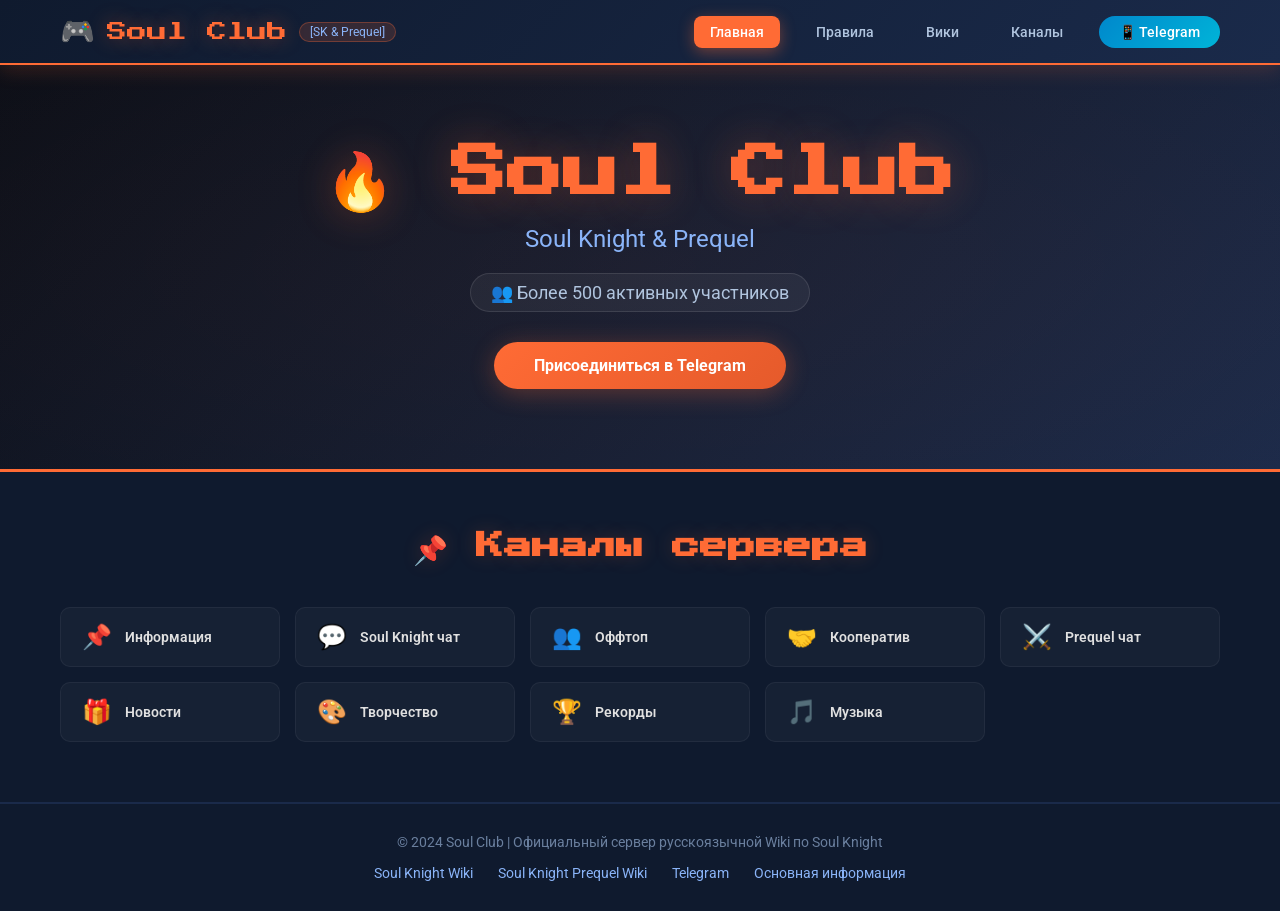
<file: index.html>
<!DOCTYPE html>
<html lang="ru">
<head>
    <meta charset="UTF-8">
    <meta name="viewport" content="width=device-width, initial-scale=1.0">
    <title>Soul Club - Главная</title>
    <link rel="preconnect" href="https://fonts.googleapis.com">
    <link rel="preconnect" href="https://fonts.gstatic.com" crossorigin>
    <link href="https://fonts.googleapis.com/css2?family=Press+Start+2P&family=Roboto:wght@300;400;700&display=swap" rel="stylesheet">
    <link rel="stylesheet" href="style.css">
</head>
<body>
    <nav class="navbar">
        <div class="nav-container">
            <div class="nav-logo">
                <span class="logo-icon">🎮</span>
                <span class="logo-text">Soul Club</span>
                <span class="logo-sub">[SK & Prequel]</span>
            </div>
            <ul class="nav-menu">
                <li><a href="index.html" class="nav-link active">Главная</a></li>
                <li><a href="rules.html" class="nav-link">Правила</a></li>
                <li><a href="wiki.html" class="nav-link">Вики</a></li>
                <li><a href="channels.html" class="nav-link">Каналы</a></li>
                <li><a href="https://t.me/soul_knight_club" target="_blank" class="nav-link telegram-link">📱 Telegram</a></li>
            </ul>
        </div>
    </nav>
    <main>
        <div class="hero">
            <div class="hero-content">
                <h1 class="hero-title">🔥 Soul Club</h1>
                <p class="hero-subtitle">Soul Knight & Prequel</p>
                <div class="hero-stats">
                    <span>👥 Более 500 активных участников</span>
                </div>
                <a href="https://t.me/soul_knight_club" target="_blank" class="btn-primary">Присоединиться в Telegram</a>
            </div>
        </div>
        <section class="channels-preview">
            <div class="container">
                <h2 class="section-title">📌 Каналы сервера</h2>
                <div class="channels-grid">
                    <a href="https://t.me/soul_knight_club/34295" target="_blank" class="channel-item">
                        <span class="channel-icon">📌</span>
                        <span class="channel-name">Информация</span>
                    </a>
                    <a href="https://t.me/soul_knight_club/1" target="_blank" class="channel-item">
                        <span class="channel-icon">💬</span>
                        <span class="channel-name">Soul Knight чат</span>
                    </a>
                    <a href="https://t.me/soul_knight_club/34290" target="_blank" class="channel-item">
                        <span class="channel-icon">👥</span>
                        <span class="channel-name">Оффтоп</span>
                    </a>
                    <a href="https://t.me/soul_knight_club/34321" target="_blank" class="channel-item">
                        <span class="channel-icon">🤝</span>
                        <span class="channel-name">Кооператив</span>
                    </a>
                    <a href="https://t.me/soul_knight_club/70104" target="_blank" class="channel-item">
                        <span class="channel-icon">⚔️</span>
                        <span class="channel-name">Prequel чат</span>
                    </a>
                    <a href="https://t.me/soul_knight_club/43738" target="_blank" class="channel-item">
                        <span class="channel-icon">🎁</span>
                        <span class="channel-name">Новости</span>
                    </a>
                    <a href="https://t.me/soul_knight_club/34453" target="_blank" class="channel-item">
                        <span class="channel-icon">🎨</span>
                        <span class="channel-name">Творчество</span>
                    </a>
                    <a href="https://t.me/soul_knight_club/34344" target="_blank" class="channel-item">
                        <span class="channel-icon">🏆</span>
                        <span class="channel-name">Рекорды</span>
                    </a>
                    <a href="https://t.me/soul_knight_club/34315" target="_blank" class="channel-item">
                        <span class="channel-icon">🎵</span>
                        <span class="channel-name">Музыка</span>
                    </a>
                </div>
            </div>
        </section>
    </main>
    <footer class="footer">
        <div class="footer-content">
            <p>© 2024 Soul Club | Официальный сервер русскоязычной Wiki по Soul Knight</p>
            <div class="footer-links">
                <a href="https://soul-knight.fandom.com/ru" target="_blank">Soul Knight Wiki</a>
                <a href="https://soul-knight-prequel.fandom.com/ru" target="_blank">Soul Knight Prequel Wiki</a>
                <a href="https://t.me/soul_knight_club" target="_blank">Telegram</a>
                <a href="https://t.me/soul_knight_club/34295" target="_blank">Основная информация</a>
            </div>
        </div>
    </footer>
</body>
</html>
</file>
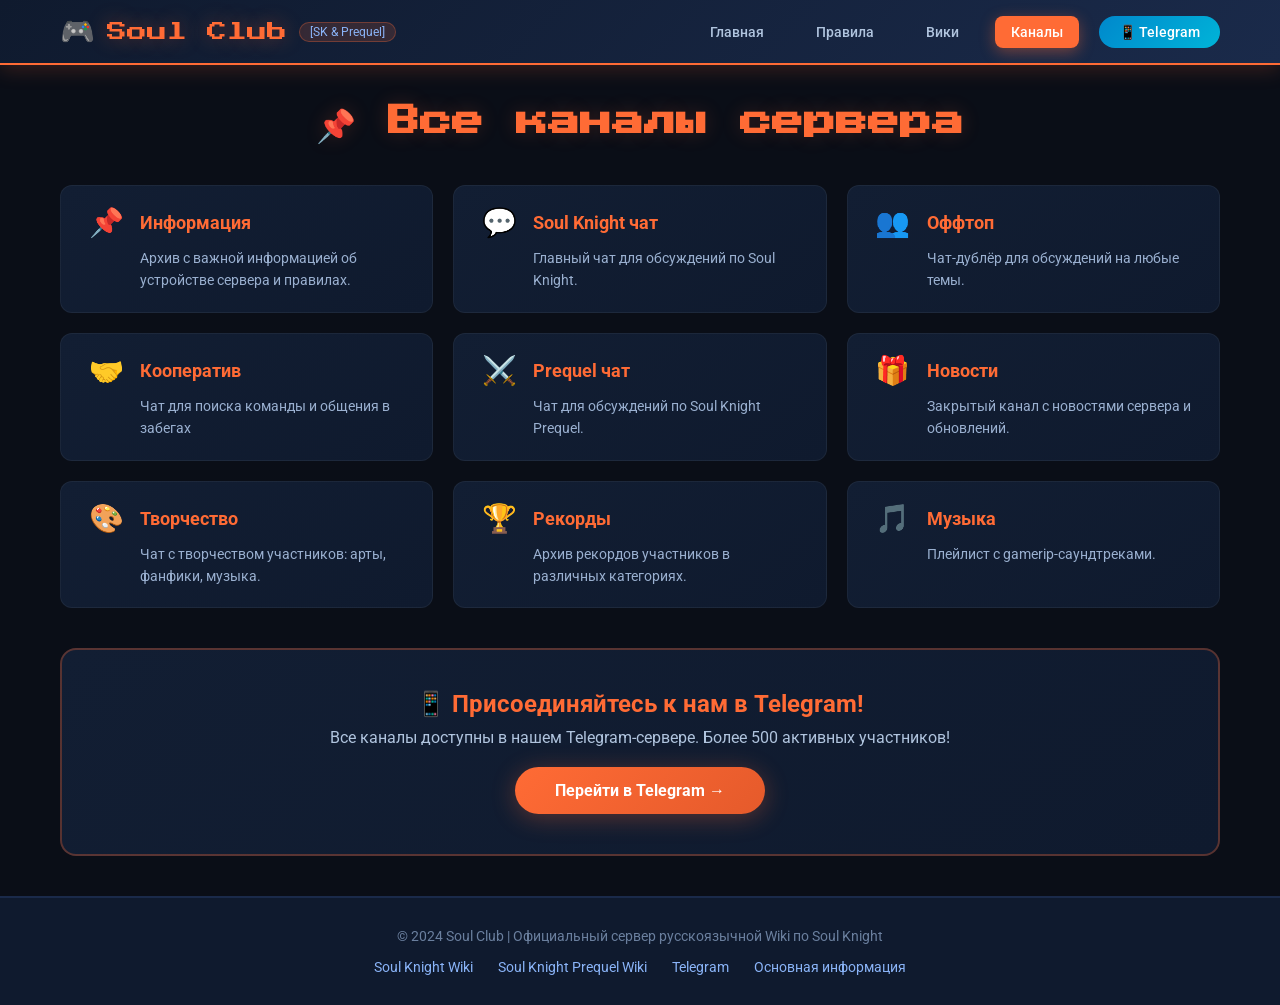
<file: channels.html>
<!DOCTYPE html>
<html lang="ru">
<head>
    <meta charset="UTF-8">
    <meta name="viewport" content="width=device-width, initial-scale=1.0">
    <title>Soul Club - Каналы</title>
    <link rel="preconnect" href="https://fonts.googleapis.com">
    <link rel="preconnect" href="https://fonts.gstatic.com" crossorigin>
    <link href="https://fonts.googleapis.com/css2?family=Press+Start+2P&family=Roboto:wght@300;400;700&display=swap" rel="stylesheet">
    <link rel="stylesheet" href="style.css">
</head>
<body>
    <nav class="navbar">
        <div class="nav-container">
            <div class="nav-logo">
                <span class="logo-icon">🎮</span>
                <span class="logo-text">Soul Club</span>
                <span class="logo-sub">[SK & Prequel]</span>
            </div>
            <ul class="nav-menu">
                <li><a href="index.html" class="nav-link">Главная</a></li>
                <li><a href="rules.html" class="nav-link">Правила</a></li>
                <li><a href="wiki.html" class="nav-link">Вики</a></li>
                <li><a href="channels.html" class="nav-link active">Каналы</a></li>
                <li><a href="https://t.me/soul_knight_club" target="_blank" class="nav-link telegram-link">📱 Telegram</a></li>
            </ul>
        </div>
    </nav>
    <main>
        <div class="channels-page">
            <div class="container">
                <h1 class="page-title">📌 Все каналы сервера</h1>
                <div class="channels-list">
                    <a href="https://t.me/soul_knight_club/34295" target="_blank" class="channel-card">
                        <div class="channel-header">
                            <span class="channel-emoji">📌</span>
                            <h3>Информация</h3>
                        </div>
                        <p>Архив с важной информацией об устройстве сервера и правилах.</p>
                    </a>
                    <a href="https://t.me/soul_knight_club/1" target="_blank" class="channel-card">
                        <div class="channel-header">
                            <span class="channel-emoji">💬</span>
                            <h3>Soul Knight чат</h3>
                        </div>
                        <p>Главный чат для обсуждений по Soul Knight.</p>
                    </a>
                    <a href="https://t.me/soul_knight_club/34290" target="_blank" class="channel-card">
                        <div class="channel-header">
                            <span class="channel-emoji">👥</span>
                            <h3>Оффтоп</h3>
                        </div>
                        <p>Чат-дублёр для обсуждений на любые темы.</p>
                    </a>
                    <a href="https://t.me/soul_knight_club/34321" target="_blank" class="channel-card">
                        <div class="channel-header">
                            <span class="channel-emoji">🤝</span>
                            <h3>Кооператив</h3>
                        </div>
                        <p>Чат для поиска команды и общения в забегах</p>
                    </a>
                    <a href="https://t.me/soul_knight_club/70104" target="_blank" class="channel-card">
                        <div class="channel-header">
                            <span class="channel-emoji">⚔️</span>
                            <h3>Prequel чат</h3>
                        </div>
                        <p>Чат для обсуждений по Soul Knight Prequel.</p>
                    </a>
                    <a href="https://t.me/soul_knight_club/43738" target="_blank" class="channel-card">
                        <div class="channel-header">
                            <span class="channel-emoji">🎁</span>
                            <h3>Новости</h3>
                        </div>
                        <p>Закрытый канал с новостями сервера и обновлений.</p>
                    </a>
                    <a href="https://t.me/soul_knight_club/34453" target="_blank" class="channel-card">
                        <div class="channel-header">
                            <span class="channel-emoji">🎨</span>
                            <h3>Творчество</h3>
                        </div>
                        <p>Чат с творчеством участников: арты, фанфики, музыка.</p>
                    </a>
                    <a href="https://t.me/soul_knight_club/34344" target="_blank" class="channel-card">
                        <div class="channel-header">
                            <span class="channel-emoji">🏆</span>
                            <h3>Рекорды</h3>
                        </div>
                        <p>Архив рекордов участников в различных категориях.</p>
                    </a>
                    <a href="https://t.me/soul_knight_club/34315" target="_blank" class="channel-card">
                        <div class="channel-header">
                            <span class="channel-emoji">🎵</span>
                            <h3>Музыка</h3>
                        </div>
                        <p>Плейлист с gamerip-саундтреками.</p>
                    </a>
                </div>
                <div class="telegram-invite">
                    <h2>📱 Присоединяйтесь к нам в Telegram!</h2>
                    <p>Все каналы доступны в нашем Telegram-сервере. Более 500 активных участников!</p>
                    <a href="https://t.me/soul_knight_club" target="_blank" class="btn-primary">Перейти в Telegram →</a>
                </div>
            </div>
        </div>
    </main>
    <footer class="footer">
        <div class="footer-content">
            <p>© 2024 Soul Club | Официальный сервер русскоязычной Wiki по Soul Knight</p>
            <div class="footer-links">
                <a href="https://soul-knight.fandom.com/ru" target="_blank">Soul Knight Wiki</a>
                <a href="https://soul-knight-prequel.fandom.com/ru" target="_blank">Soul Knight Prequel Wiki</a>
                <a href="https://t.me/soul_knight_club" target="_blank">Telegram</a>
                <a href="https://t.me/soul_knight_club/34295" target="_blank">Основная информация</a>
            </div>
        </div>
    </footer>
</body>
</html>
</file>
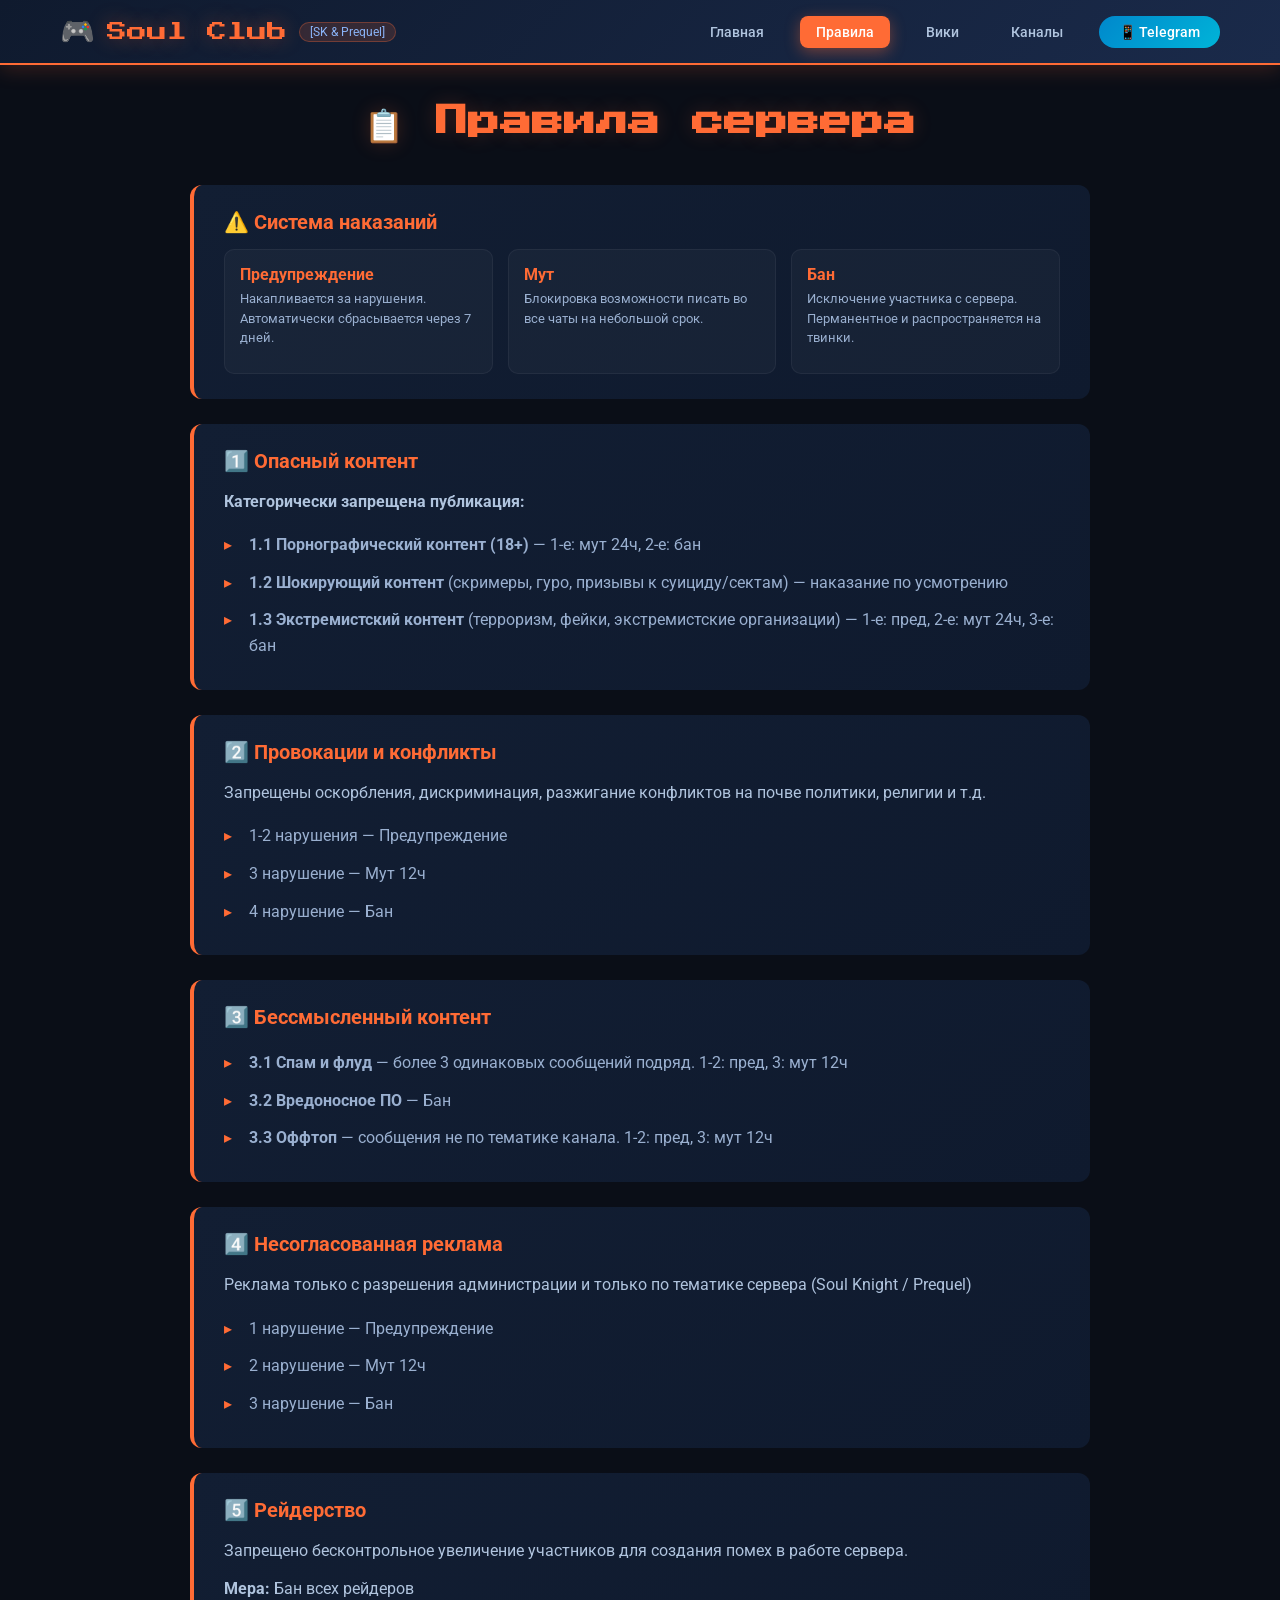
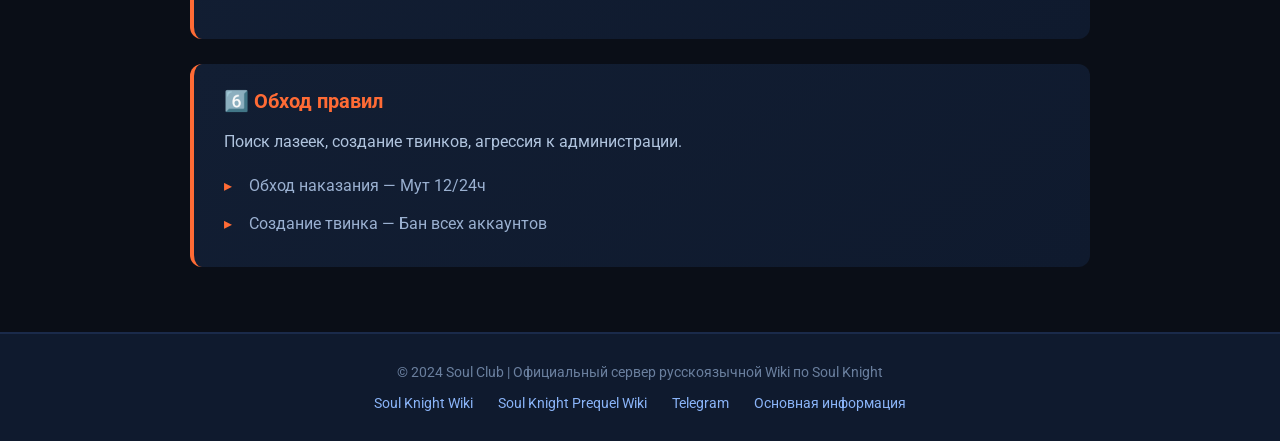
<file: rules.html>
<!DOCTYPE html>
<html lang="ru">
<head>
    <meta charset="UTF-8">
    <meta name="viewport" content="width=device-width, initial-scale=1.0">
    <title>Soul Club - Правила</title>
    <link rel="preconnect" href="https://fonts.googleapis.com">
    <link rel="preconnect" href="https://fonts.gstatic.com" crossorigin>
    <link href="https://fonts.googleapis.com/css2?family=Press+Start+2P&family=Roboto:wght@300;400;700&display=swap" rel="stylesheet">
    <link rel="stylesheet" href="style.css">
</head>
<body>
    <nav class="navbar">
        <div class="nav-container">
            <div class="nav-logo">
                <span class="logo-icon">🎮</span>
                <span class="logo-text">Soul Club</span>
                <span class="logo-sub">[SK & Prequel]</span>
            </div>
            <ul class="nav-menu">
                <li><a href="index.html" class="nav-link">Главная</a></li>
                <li><a href="rules.html" class="nav-link active">Правила</a></li>
                <li><a href="wiki.html" class="nav-link">Вики</a></li>
                <li><a href="channels.html" class="nav-link">Каналы</a></li>
                <li><a href="https://t.me/soul_knight_club" target="_blank" class="nav-link telegram-link">📱 Telegram</a></li>
            </ul>
        </div>
    </nav>

    <main>
        <div class="rules-page">
            <div class="container">
                <h1 class="page-title">📋 Правила сервера</h1>
                
                <div class="rules-content">
                    <div class="rule-section">
                        <h2>⚠️ Система наказаний</h2>
                        <div class="punishment-system">
                            <div class="punishment-card">
                                <h3>Предупреждение</h3>
                                <p>Накапливается за нарушения. Автоматически сбрасывается через 7 дней.</p>
                            </div>
                            <div class="punishment-card">
                                <h3>Мут</h3>
                                <p>Блокировка возможности писать во все чаты на небольшой срок.</p>
                            </div>
                            <div class="punishment-card">
                                <h3>Бан</h3>
                                <p>Исключение участника с сервера. Перманентное и распространяется на твинки.</p>
                            </div>
                        </div>
                    </div>

                    <div class="rule-section">
                        <h2>1️⃣ Опасный контент</h2>
                        <p><strong>Категорически запрещена публикация:</strong></p>
                        <ul>
                            <li><strong>1.1 Порнографический контент (18+)</strong> — 1-е: мут 24ч, 2-е: бан</li>
                            <li><strong>1.2 Шокирующий контент</strong> (скримеры, гуро, призывы к суициду/сектам) — наказание по усмотрению</li>
                            <li><strong>1.3 Экстремистский контент</strong> (терроризм, фейки, экстремистские организации) — 1-е: пред, 2-е: мут 24ч, 3-е: бан</li>
                        </ul>
                    </div>

                    <div class="rule-section">
                        <h2>2️⃣ Провокации и конфликты</h2>
                        <p>Запрещены оскорбления, дискриминация, разжигание конфликтов на почве политики, религии и т.д.</p>
                        <ul>
                            <li>1-2 нарушения — Предупреждение</li>
                            <li>3 нарушение — Мут 12ч</li>
                            <li>4 нарушение — Бан</li>
                        </ul>
                    </div>

                    <div class="rule-section">
                        <h2>3️⃣ Бессмысленный контент</h2>
                        <ul>
                            <li><strong>3.1 Спам и флуд</strong> — более 3 одинаковых сообщений подряд. 1-2: пред, 3: мут 12ч</li>
                            <li><strong>3.2 Вредоносное ПО</strong> — Бан</li>
                            <li><strong>3.3 Оффтоп</strong> — сообщения не по тематике канала. 1-2: пред, 3: мут 12ч</li>
                        </ul>
                    </div>

                    <div class="rule-section">
                        <h2>4️⃣ Несогласованная реклама</h2>
                        <p>Реклама только с разрешения администрации и только по тематике сервера (Soul Knight / Prequel)</p>
                        <ul>
                            <li>1 нарушение — Предупреждение</li>
                            <li>2 нарушение — Мут 12ч</li>
                            <li>3 нарушение — Бан</li>
                        </ul>
                    </div>

                    <div class="rule-section">
                        <h2>5️⃣ Рейдерство</h2>
                        <p>Запрещено бесконтрольное увеличение участников для создания помех в работе сервера.</p>
                        <p><strong>Мера:</strong> Бан всех рейдеров</p>
                    </div>

                    <div class="rule-section">
                        <h2>6️⃣ Обход правил</h2>
                        <p>Поиск лазеек, создание твинков, агрессия к администрации.</p>
                        <ul>
                            <li>Обход наказания — Мут 12/24ч</li>
                            <li>Создание твинка — Бан всех аккаунтов</li>
                        </ul>
                    </div>
                </div>
            </div>
        </div>
    </main>

    <footer class="footer">
        <div class="footer-content">
            <p>© 2024 Soul Club | Официальный сервер русскоязычной Wiki по Soul Knight</p>
            <div class="footer-links">
                <a href="https://soul-knight.fandom.com/ru" target="_blank">Soul Knight Wiki</a>
                <a href="https://soul-knight-prequel.fandom.com/ru" target="_blank">Soul Knight Prequel Wiki</a>
                <a href="https://t.me/soul_knight_club" target="_blank">Telegram</a>
                <a href="https://t.me/soul_knight_club/34295" target="_blank">Основная информация</a>
            </div>
        </div>
    </footer>
</body>
</html>
</file>
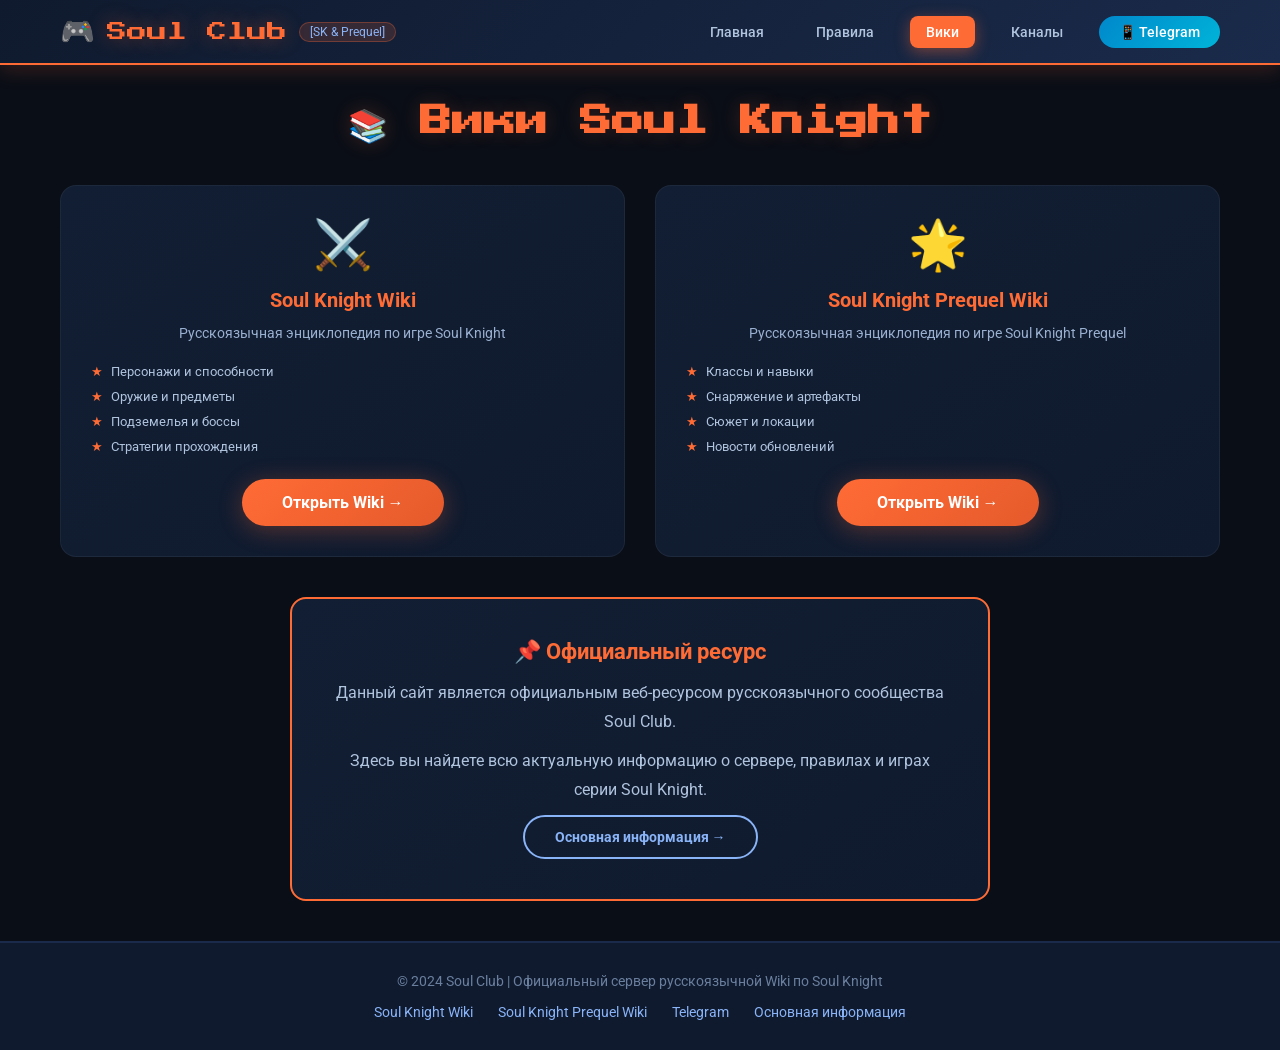
<file: wiki.html>
<!DOCTYPE html>
<html lang="ru">
<head>
    <meta charset="UTF-8">
    <meta name="viewport" content="width=device-width, initial-scale=1.0">
    <title>Soul Club - Вики</title>
    <link rel="preconnect" href="https://fonts.googleapis.com">
    <link rel="preconnect" href="https://fonts.gstatic.com" crossorigin>
    <link href="https://fonts.googleapis.com/css2?family=Press+Start+2P&family=Roboto:wght@300;400;700&display=swap" rel="stylesheet">
    <link rel="stylesheet" href="style.css">
</head>
<body>
    <nav class="navbar">
        <div class="nav-container">
            <div class="nav-logo">
                <span class="logo-icon">🎮</span>
                <span class="logo-text">Soul Club</span>
                <span class="logo-sub">[SK & Prequel]</span>
            </div>
            <ul class="nav-menu">
                <li><a href="index.html" class="nav-link">Главная</a></li>
                <li><a href="rules.html" class="nav-link">Правила</a></li>
                <li><a href="wiki.html" class="nav-link active">Вики</a></li>
                <li><a href="channels.html" class="nav-link">Каналы</a></li>
                <li><a href="https://t.me/soul_knight_club" target="_blank" class="nav-link telegram-link">📱 Telegram</a></li>
            </ul>
        </div>
    </nav>
    <main>
        <div class="wiki-page">
            <div class="container">
                <h1 class="page-title">📚 Вики Soul Knight</h1>
                
                <div class="wiki-grid">
                    <div class="wiki-card">
                        <div class="wiki-icon">⚔️</div>
                        <h2>Soul Knight Wiki</h2>
                        <p>Русскоязычная энциклопедия по игре Soul Knight</p>
                        <ul>
                            <li>Персонажи и способности</li>
                            <li>Оружие и предметы</li>
                            <li>Подземелья и боссы</li>
                            <li>Стратегии прохождения</li>
                        </ul>
                        <a href="https://soul-knight.fandom.com/ru" target="_blank" class="btn-primary">Открыть Wiki →</a>
                    </div>
                    <div class="wiki-card">
                        <div class="wiki-icon">🌟</div>
                        <h2>Soul Knight Prequel Wiki</h2>
                        <p>Русскоязычная энциклопедия по игре Soul Knight Prequel</p>
                        <ul>
                            <li>Классы и навыки</li>
                            <li>Снаряжение и артефакты</li>
                            <li>Сюжет и локации</li>
                            <li>Новости обновлений</li>
                        </ul>
                        <a href="https://soul-knight-prequel.fandom.com/ru" target="_blank" class="btn-primary">Открыть Wiki →</a>
                    </div>
                </div>
                <div class="wiki-info">
                    <div class="info-box">
                        <h3>📌 Официальный ресурс</h3>
                        <p>Данный сайт является официальным веб-ресурсом русскоязычного сообщества Soul Club.</p>
                        <p>Здесь вы найдете всю актуальную информацию о сервере, правилах и играх серии Soul Knight.</p>
                        <a href="https://t.me/soul_knight_club/34295" target="_blank" class="btn-secondary">Основная информация →</a>
                    </div>
                </div>
            </div>
        </div>
    </main>
    <footer class="footer">
        <div class="footer-content">
            <p>© 2024 Soul Club | Официальный сервер русскоязычной Wiki по Soul Knight</p>
            <div class="footer-links">
                <a href="https://soul-knight.fandom.com/ru" target="_blank">Soul Knight Wiki</a>
                <a href="https://soul-knight-prequel.fandom.com/ru" target="_blank">Soul Knight Prequel Wiki</a>
                <a href="https://t.me/soul_knight_club" target="_blank">Telegram</a>
                <a href="https://t.me/soul_knight_club/34295" target="_blank">Основная информация</a>
            </div>
        </div>
    </footer>
</body>
</html>
</file>
<file: style.css>
* {
    margin: 0;
    padding: 0;
    box-sizing: border-box;
}

body {
    font-family: 'Roboto', sans-serif;
    background: #0a0e17;
    color: #e0e0e0;
    min-height: 100vh;
    display: flex;
    flex-direction: column;
}

.container {
    max-width: 1200px;
    margin: 0 auto;
    padding: 0 20px;
}

/* ===== NAVBAR ===== */
.navbar {
    background: linear-gradient(135deg, #0f1a2e 0%, #1a2a4a 100%);
    padding: 15px 0;
    border-bottom: 2px solid #ff6b35;
    position: sticky;
    top: 0;
    z-index: 1000;
    box-shadow: 0 4px 20px rgba(255, 107, 53, 0.2);
}

.nav-container {
    max-width: 1200px;
    margin: 0 auto;
    padding: 0 20px;
    display: flex;
    justify-content: space-between;
    align-items: center;
    flex-wrap: wrap;
}

.nav-logo {
    display: flex;
    align-items: center;
    gap: 12px;
}

.logo-icon {
    font-size: 28px;
}

.logo-text {
    font-family: 'Press Start 2P', cursive;
    font-size: 20px;
    color: #ff6b35;
    text-shadow: 0 0 20px rgba(255, 107, 53, 0.4);
}

.logo-sub {
    font-size: 12px;
    color: #8ab4f8;
    background: rgba(255, 107, 53, 0.15);
    padding: 2px 10px;
    border-radius: 20px;
    border: 1px solid rgba(255, 107, 53, 0.3);
}

.nav-menu {
    display: flex;
    list-style: none;
    gap: 20px;
    align-items: center;
    flex-wrap: wrap;
}

.nav-link {
    color: #b0c4de;
    text-decoration: none;
    font-weight: 500;
    padding: 8px 16px;
    border-radius: 8px;
    transition: all 0.3s ease;
    font-size: 14px;
}

.nav-link:hover {
    background: rgba(255, 107, 53, 0.2);
    color: #ff6b35;
    transform: translateY(-2px);
}

.nav-link.active {
    background: #ff6b35;
    color: #fff;
    box-shadow: 0 4px 15px rgba(255, 107, 53, 0.4);
}

.telegram-link {
    background: linear-gradient(135deg, #0088cc, #00b4d8);
    color: #fff !important;
    border-radius: 25px;
    padding: 8px 20px !important;
}

.telegram-link:hover {
    background: linear-gradient(135deg, #00aaff, #0088cc) !important;
    transform: translateY(-2px) scale(1.02);
    box-shadow: 0 4px 20px rgba(0, 136, 204, 0.4);
}

/* ===== FOOTER ===== */
.footer {
    background: #0f1a2e;
    border-top: 2px solid #1a2a4a;
    padding: 30px 0;
    margin-top: auto;
}

.footer-content {
    max-width: 1200px;
    margin: 0 auto;
    padding: 0 20px;
    text-align: center;
}

.footer p {
    color: #6a7f9e;
    font-size: 14px;
}

.footer-links {
    display: flex;
    justify-content: center;
    gap: 25px;
    margin-top: 15px;
    flex-wrap: wrap;
}

.footer-links a {
    color: #8ab4f8;
    text-decoration: none;
    font-size: 14px;
    transition: color 0.3s ease;
}

.footer-links a:hover {
    color: #ff6b35;
}

/* ===== HERO ===== */
.hero {
    background: linear-gradient(135deg, #0a0e17 0%, #1a2a4a 100%);
    padding: 80px 20px;
    text-align: center;
    border-bottom: 3px solid #ff6b35;
    position: relative;
    overflow: hidden;
}

.hero::before {
    content: '';
    position: absolute;
    top: -50%;
    left: -50%;
    width: 200%;
    height: 200%;
    background: radial-gradient(ellipse at center, rgba(255, 107, 53, 0.05) 0%, transparent 70%);
    animation: heroGlow 10s ease-in-out infinite;
}

@keyframes heroGlow {
    0%, 100% { transform: translate(0, 0); }
    50% { transform: translate(30px, -30px); }
}

.hero-content {
    position: relative;
    z-index: 1;
}

.hero-title {
    font-family: 'Press Start 2P', cursive;
    font-size: 56px;
    color: #ff6b35;
    text-shadow: 0 0 40px rgba(255, 107, 53, 0.3);
    margin-bottom: 10px;
}

.hero-subtitle {
    font-size: 24px;
    color: #8ab4f8;
    margin-bottom: 20px;
}

.hero-stats {
    display: flex;
    justify-content: center;
    gap: 40px;
    margin: 20px 0 30px;
    font-size: 18px;
    color: #b0c4de;
}

.hero-stats span {
    background: rgba(255, 255, 255, 0.05);
    padding: 8px 20px;
    border-radius: 30px;
    border: 1px solid rgba(255, 255, 255, 0.1);
}

/* ===== BUTTONS ===== */
.btn-primary {
    display: inline-block;
    background: linear-gradient(135deg, #ff6b35, #e55a2b);
    color: #fff;
    padding: 14px 40px;
    border-radius: 30px;
    text-decoration: none;
    font-weight: 700;
    font-size: 16px;
    transition: all 0.3s ease;
    box-shadow: 0 4px 25px rgba(255, 107, 53, 0.3);
    border: none;
    cursor: pointer;
}

.btn-primary:hover {
    transform: translateY(-3px) scale(1.02);
    box-shadow: 0 8px 40px rgba(255, 107, 53, 0.5);
}

.btn-secondary {
    display: inline-block;
    background: transparent;
    color: #8ab4f8;
    padding: 12px 30px;
    border-radius: 30px;
    text-decoration: none;
    font-weight: 700;
    font-size: 14px;
    border: 2px solid #8ab4f8;
    transition: all 0.3s ease;
}

.btn-secondary:hover {
    background: #8ab4f8;
    color: #0a0e17;
    transform: translateY(-2px);
}

/* ===== SECTIONS ===== */
.section-title {
    font-family: 'Press Start 2P', cursive;
    font-size: 28px;
    text-align: center;
    margin-bottom: 40px;
    color: #ff6b35;
    text-shadow: 0 0 20px rgba(255, 107, 53, 0.2);
}

section {
    padding: 60px 0;
}

/* ===== FEATURES ===== */
.feature-grid {
    display: grid;
    grid-template-columns: repeat(auto-fit, minmax(250px, 1fr));
    gap: 30px;
}

.feature-card {
    background: linear-gradient(145deg, #121e33, #0f1a2e);
    padding: 30px;
    border-radius: 16px;
    text-align: center;
    border: 1px solid rgba(255, 255, 255, 0.05);
    transition: all 0.4s ease;
    position: relative;
    overflow: hidden;
}

.feature-card::before {
    content: '';
    position: absolute;
    top: 0;
    left: 0;
    right: 0;
    bottom: 0;
    background: linear-gradient(135deg, rgba(255, 107, 53, 0.1), transparent);
    opacity: 0;
    transition: opacity 0.4s ease;
}

.feature-card:hover {
    transform: translateY(-10px);
    border-color: #ff6b35;
    box-shadow: 0 15px 40px rgba(255, 107, 53, 0.15);
}

.feature-card:hover::before {
    opacity: 1;
}

.feature-icon {
    font-size: 48px;
    margin-bottom: 15px;
    display: block;
}

.feature-card h3 {
    color: #ff6b35;
    margin-bottom: 10px;
    position: relative;
    z-index: 1;
}

.feature-card p {
    color: #9ab0d0;
    font-size: 14px;
    line-height: 1.6;
    position: relative;
    z-index: 1;
}

.feature-link {
    display: inline-block;
    margin-top: 15px;
    color: #8ab4f8;
    text-decoration: none;
    font-weight: 500;
    transition: color 0.3s ease;
    position: relative;
    z-index: 1;
}

.feature-link:hover {
    color: #ff6b35;
}

/* ===== CHANNELS PREVIEW ===== */
.channels-preview {
    background: #0f1a2e;
}

.channels-grid {
    display: grid;
    grid-template-columns: repeat(auto-fit, minmax(200px, 1fr));
    gap: 15px;
}

.channel-item {
    background: rgba(255, 255, 255, 0.03);
    padding: 15px 20px;
    border-radius: 10px;
    display: flex;
    align-items: center;
    gap: 12px;
    border: 1px solid rgba(255, 255, 255, 0.05);
    transition: all 0.3s ease;
    text-decoration: none;
    color: inherit;
}

.channel-item:hover {
    background: rgba(255, 107, 53, 0.1);
    border-color: #ff6b35;
    transform: translateX(5px);
}

.channel-icon {
    font-size: 24px;
    width: 32px;
    text-align: center;
}

.channel-name {
    font-weight: 600;
    color: #e0e0e0;
    font-size: 14px;
}

.channel-desc {
    font-size: 11px;
    color: #6a7f9e;
    margin-left: auto;
    white-space: nowrap;
}

/* ===== RULES PAGE ===== */
.rules-page {
    padding: 40px 0;
}

.page-title {
    font-family: 'Press Start 2P', cursive;
    font-size: 32px;
    text-align: center;
    color: #ff6b35;
    margin-bottom: 40px;
    text-shadow: 0 0 20px rgba(255, 107, 53, 0.2);
}

.rules-content {
    max-width: 900px;
    margin: 0 auto;
}

.rule-section {
    background: linear-gradient(145deg, #121e33, #0f1a2e);
    padding: 25px 30px;
    border-radius: 12px;
    margin-bottom: 25px;
    border-left: 4px solid #ff6b35;
}

.rule-section h2 {
    color: #ff6b35;
    margin-bottom: 15px;
    font-size: 20px;
}

.rule-section p {
    color: #b0c4de;
    line-height: 1.8;
    margin-bottom: 10px;
}

.rule-section ul {
    list-style: none;
    padding-left: 0;
}

.rule-section ul li {
    padding: 6px 0;
    padding-left: 25px;
    position: relative;
    color: #9ab0d0;
    line-height: 1.6;
}

.rule-section ul li::before {
    content: '▸';
    position: absolute;
    left: 0;
    color: #ff6b35;
}

.punishment-system {
    display: grid;
    grid-template-columns: repeat(auto-fit, minmax(180px, 1fr));
    gap: 15px;
    margin-top: 15px;
}

.punishment-card {
    background: rgba(255, 255, 255, 0.03);
    padding: 15px;
    border-radius: 10px;
    border: 1px solid rgba(255, 255, 255, 0.05);
}

.punishment-card h3 {
    color: #ff6b35;
    font-size: 16px;
    margin-bottom: 5px;
}

.punishment-card p {
    color: #9ab0d0;
    font-size: 13px;
    line-height: 1.5;
}

/* ===== WIKI PAGE ===== */
.wiki-page {
    padding: 40px 0;
}

.wiki-grid {
    display: grid;
    grid-template-columns: repeat(auto-fit, minmax(280px, 1fr));
    gap: 30px;
    margin-bottom: 40px;
}

.wiki-card {
    background: linear-gradient(145deg, #121e33, #0f1a2e);
    padding: 30px;
    border-radius: 16px;
    border: 1px solid rgba(255, 255, 255, 0.05);
    transition: all 0.4s ease;
    text-align: center;
}

.wiki-card:hover {
    transform: translateY(-8px);
    border-color: #ff6b35;
    box-shadow: 0 15px 40px rgba(255, 107, 53, 0.1);
}

.wiki-icon {
    font-size: 48px;
    display: block;
    margin-bottom: 15px;
}

.wiki-card h2 {
    color: #ff6b35;
    font-size: 20px;
    margin-bottom: 10px;
}

.wiki-card p {
    color: #9ab0d0;
    font-size: 14px;
    line-height: 1.6;
    margin-bottom: 15px;
}

.wiki-card ul {
    list-style: none;
    padding: 0;
    text-align: left;
    margin-bottom: 20px;
}

.wiki-card ul li {
    padding: 5px 0;
    padding-left: 20px;
    position: relative;
    color: #b0c4de;
    font-size: 13px;
}

.wiki-card ul li::before {
    content: '★';
    position: absolute;
    left: 0;
    color: #ff6b35;
}

.wiki-info {
    max-width: 700px;
    margin: 0 auto;
}

.info-box {
    background: linear-gradient(145deg, #121e33, #0f1a2e);
    padding: 40px;
    border-radius: 16px;
    text-align: center;
    border: 2px solid #ff6b35;
}

.info-box h3 {
    color: #ff6b35;
    font-size: 22px;
    margin-bottom: 15px;
}

.info-box p {
    color: #b0c4de;
    line-height: 1.8;
    margin-bottom: 10px;
}

/* ===== CHANNELS PAGE ===== */
.channels-page {
    padding: 40px 0;
}

.channels-list {
    display: grid;
    grid-template-columns: repeat(auto-fit, minmax(300px, 1fr));
    gap: 20px;
    margin-bottom: 40px;
}

.channel-card {
    background: linear-gradient(145deg, #121e33, #0f1a2e);
    padding: 20px 25px;
    border-radius: 12px;
    border: 1px solid rgba(255, 255, 255, 0.05);
    transition: all 0.3s ease;
    text-decoration: none;
    color: inherit;
    display: block;
}

.channel-card:hover {
    border-color: #ff6b35;
    transform: translateX(5px);
}

.channel-header {
    display: flex;
    align-items: center;
    gap: 14px;
    margin-bottom: 8px;
}

.channel-emoji {
    font-size: 28px;
    width: 40px;
    text-align: center;
}

.channel-card h3 {
    color: #ff6b35;
    font-size: 18px;
}

.channel-card p {
    color: #9ab0d0;
    font-size: 14px;
    line-height: 1.6;
    padding-left: 54px;
}

.telegram-invite {
    text-align: center;
    padding: 40px 20px;
    background: linear-gradient(145deg, #121e33, #0f1a2e);
    border-radius: 16px;
    border: 2px solid rgba(255, 107, 53, 0.3);
}

.telegram-invite h2 {
    color: #ff6b35;
    margin-bottom: 10px;
}

.telegram-invite p {
    color: #b0c4de;
    margin-bottom: 20px;
}

/* ===== RESPONSIVE ===== */
@media (max-width: 768px) {
    .nav-container {
        flex-direction: column;
        gap: 15px;
    }

    .nav-menu {
        justify-content: center;
        gap: 10px;
    }

    .nav-link {
        font-size: 12px;
        padding: 6px 12px;
    }

    .hero-title {
        font-size: 32px;
    }

    .hero-subtitle {
        font-size: 18px;
    }

    .hero-stats {
        flex-direction: column;
        gap: 10px;
        align-items: center;
    }

    .section-title {
        font-size: 20px;
    }

    .page-title {
        font-size: 24px;
    }

    .feature-grid {
        grid-template-columns: 1fr;
    }

    .punishment-system {
        grid-template-columns: 1fr;
    }

    .wiki-grid {
        grid-template-columns: 1fr;
    }

    .channels-list {
        grid-template-columns: 1fr;
    }

    .channels-grid {
        grid-template-columns: 1fr;
    }

    .footer-links {
        flex-direction: column;
        gap: 10px;
    }
}
</file>
